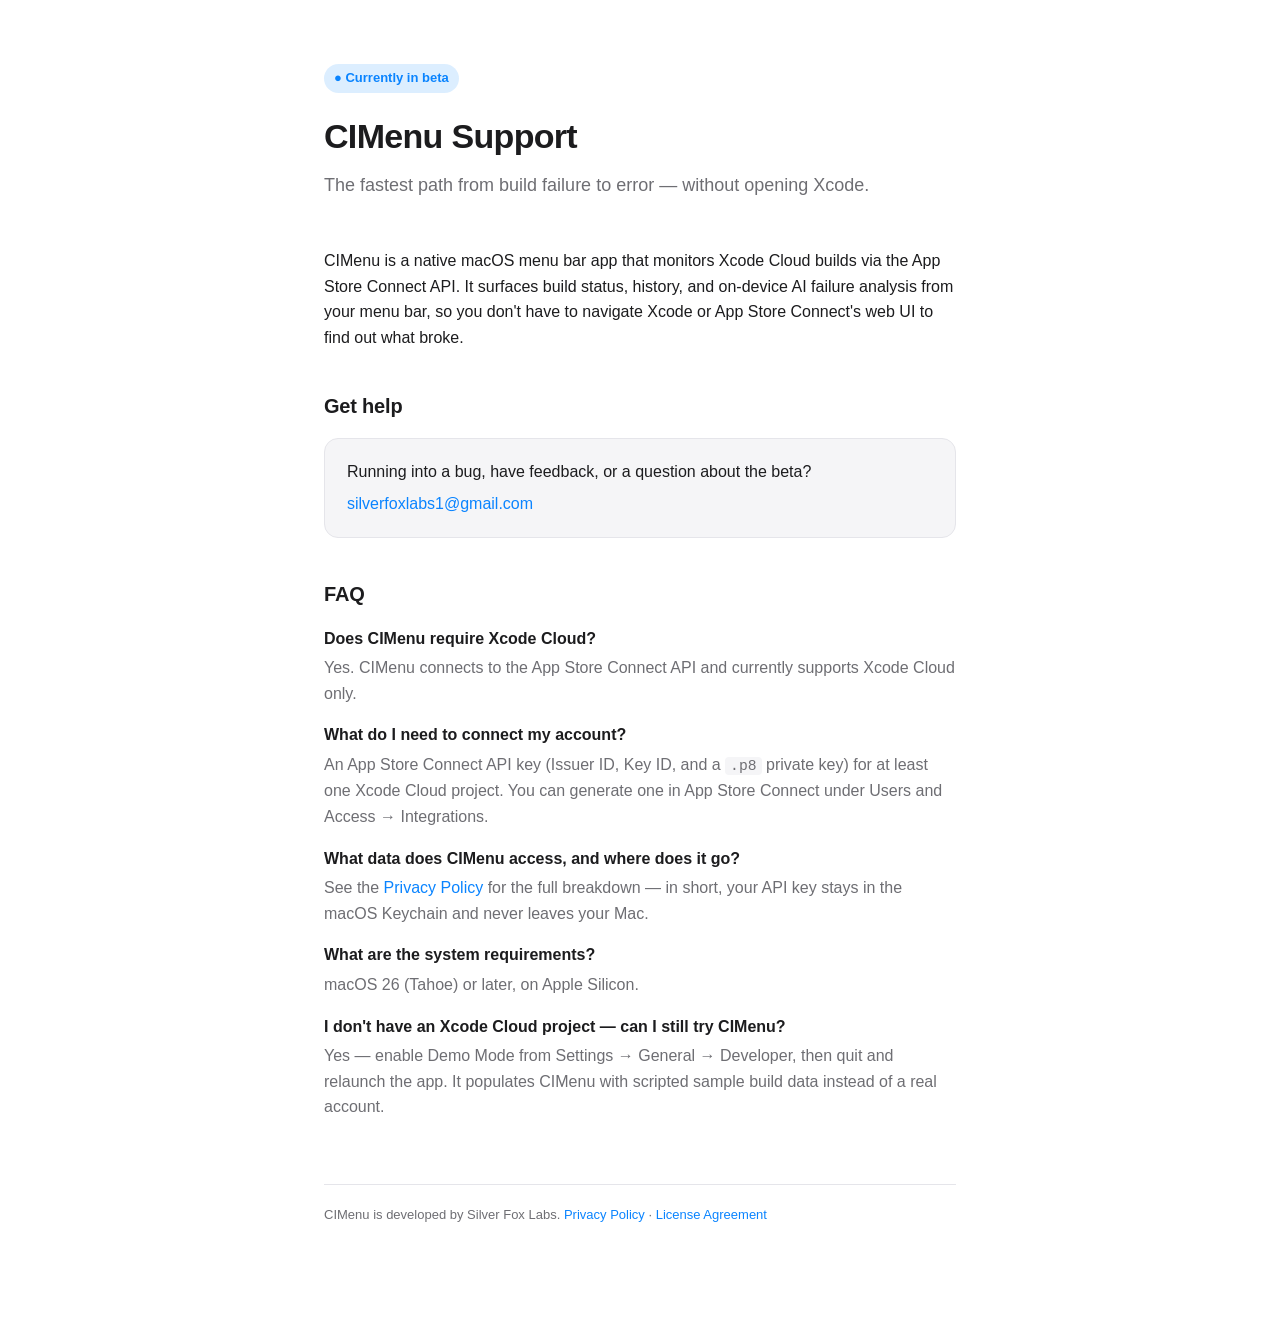
<file: index.html>
<!doctype html>
<html lang="en">
<head>
  <meta charset="utf-8">
  <meta name="viewport" content="width=device-width, initial-scale=1">
  <title>CIMenu Support</title>
  <meta name="description" content="Support and help for CIMenu, a native macOS menu bar app for Xcode Cloud build monitoring.">
  <link rel="stylesheet" href="style.css">
</head>
<body>
  <div class="wrap">
    <header class="hero">
      <span class="badge">● Currently in beta</span>
      <h1>CIMenu Support</h1>
      <p class="tagline">The fastest path from build failure to error — without opening Xcode.</p>
    </header>

    <p>
      CIMenu is a native macOS menu bar app that monitors Xcode Cloud builds via the
      App Store Connect API. It surfaces build status, history, and on-device AI
      failure analysis from your menu bar, so you don't have to navigate Xcode or
      App Store Connect's web UI to find out what broke.
    </p>

    <h2>Get help</h2>
    <div class="card">
      <p style="margin-bottom:6px;">Running into a bug, have feedback, or a question about the beta?</p>
      <p style="margin:0;"><a href="mailto:silverfoxlabs1@gmail.com">silverfoxlabs1@gmail.com</a></p>
    </div>

    <h2>FAQ</h2>
    <dl class="faq">
      <dt>Does CIMenu require Xcode Cloud?</dt>
      <dd>Yes. CIMenu connects to the App Store Connect API and currently supports Xcode Cloud only.</dd>

      <dt>What do I need to connect my account?</dt>
      <dd>An App Store Connect API key (Issuer ID, Key ID, and a <code>.p8</code> private key) for at least one Xcode Cloud project. You can generate one in App Store Connect under Users and Access → Integrations.</dd>

      <dt>What data does CIMenu access, and where does it go?</dt>
      <dd>See the <a href="privacy.html">Privacy Policy</a> for the full breakdown — in short, your API key stays in the macOS Keychain and never leaves your Mac.</dd>

      <dt>What are the system requirements?</dt>
      <dd>macOS 26 (Tahoe) or later, on Apple Silicon.</dd>

      <dt>I don't have an Xcode Cloud project — can I still try CIMenu?</dt>
      <dd>Yes — enable Demo Mode from Settings → General → Developer, then quit and relaunch the app. It populates CIMenu with scripted sample build data instead of a real account.</dd>
    </dl>

    <footer>
      CIMenu is developed by Silver Fox Labs. <a href="privacy.html">Privacy Policy</a> · <a href="eula.html">License Agreement</a>
    </footer>
  </div>
</body>
</html>
</file>
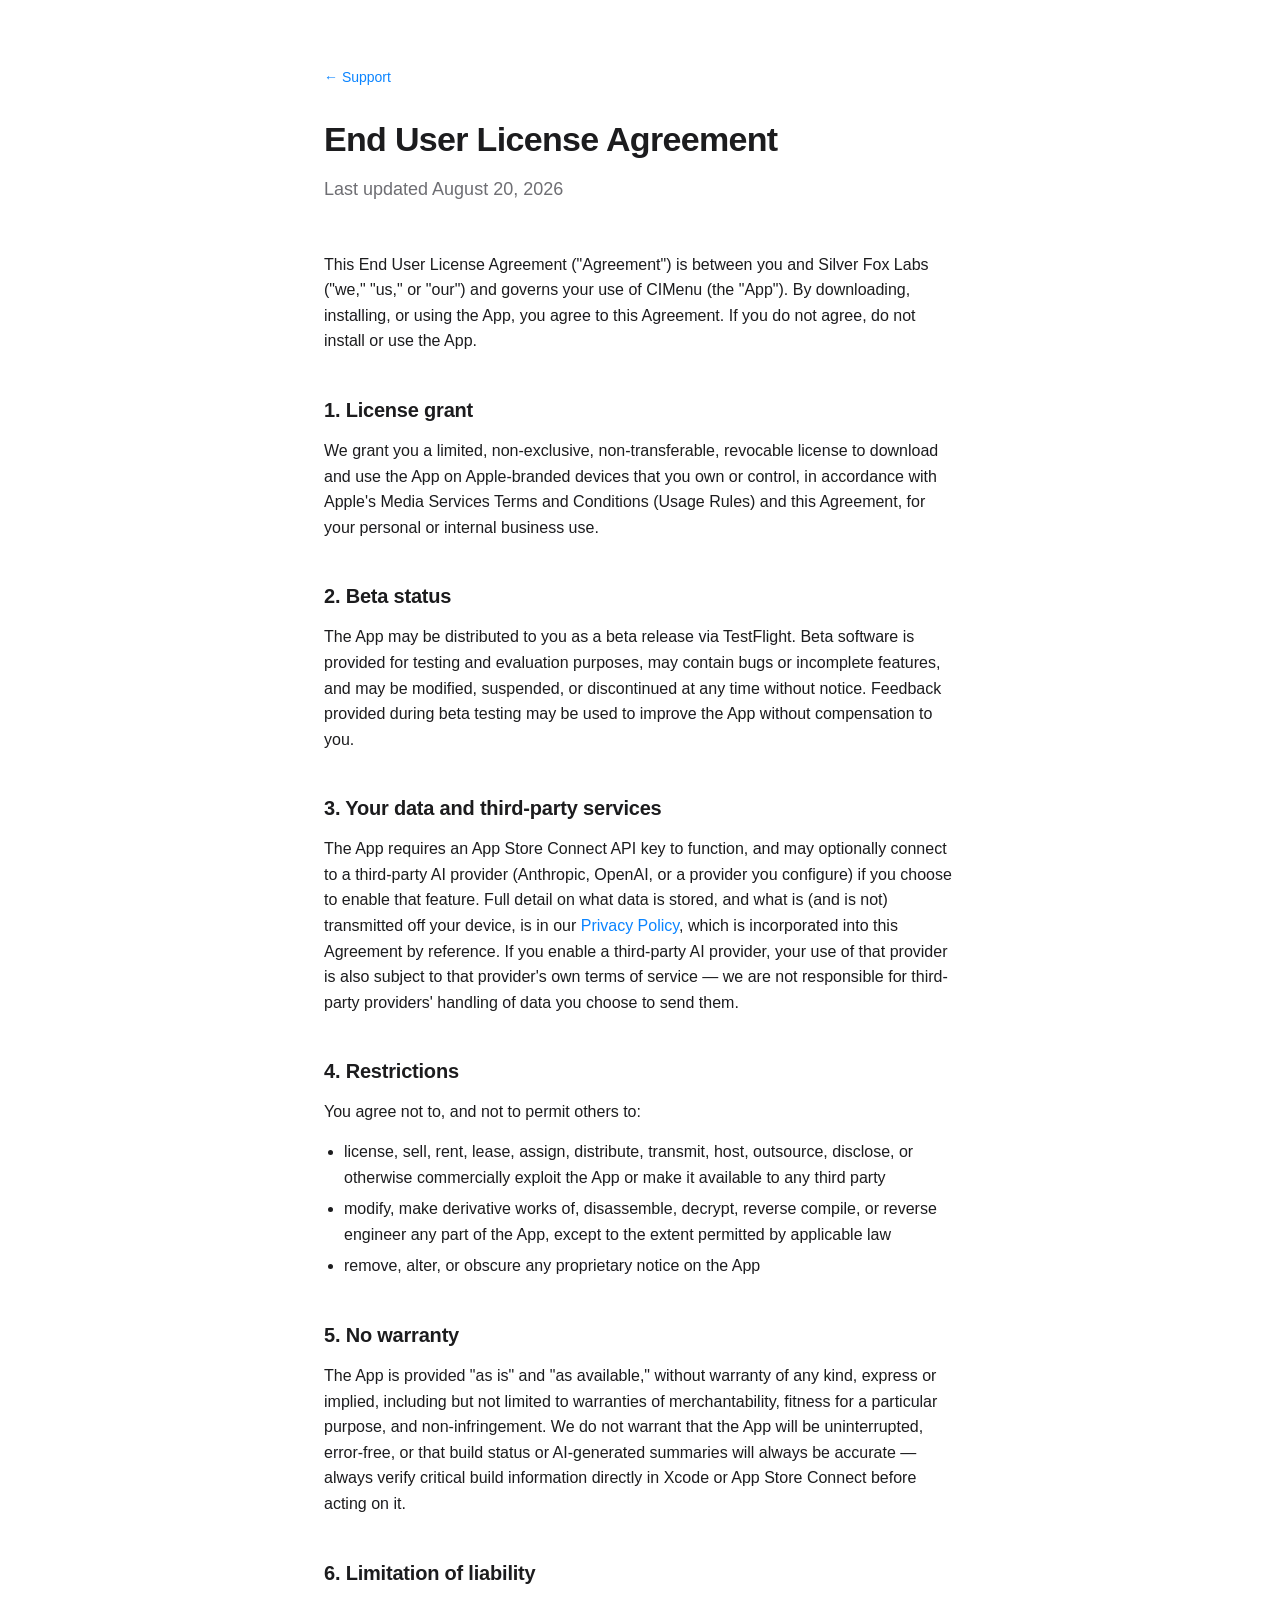
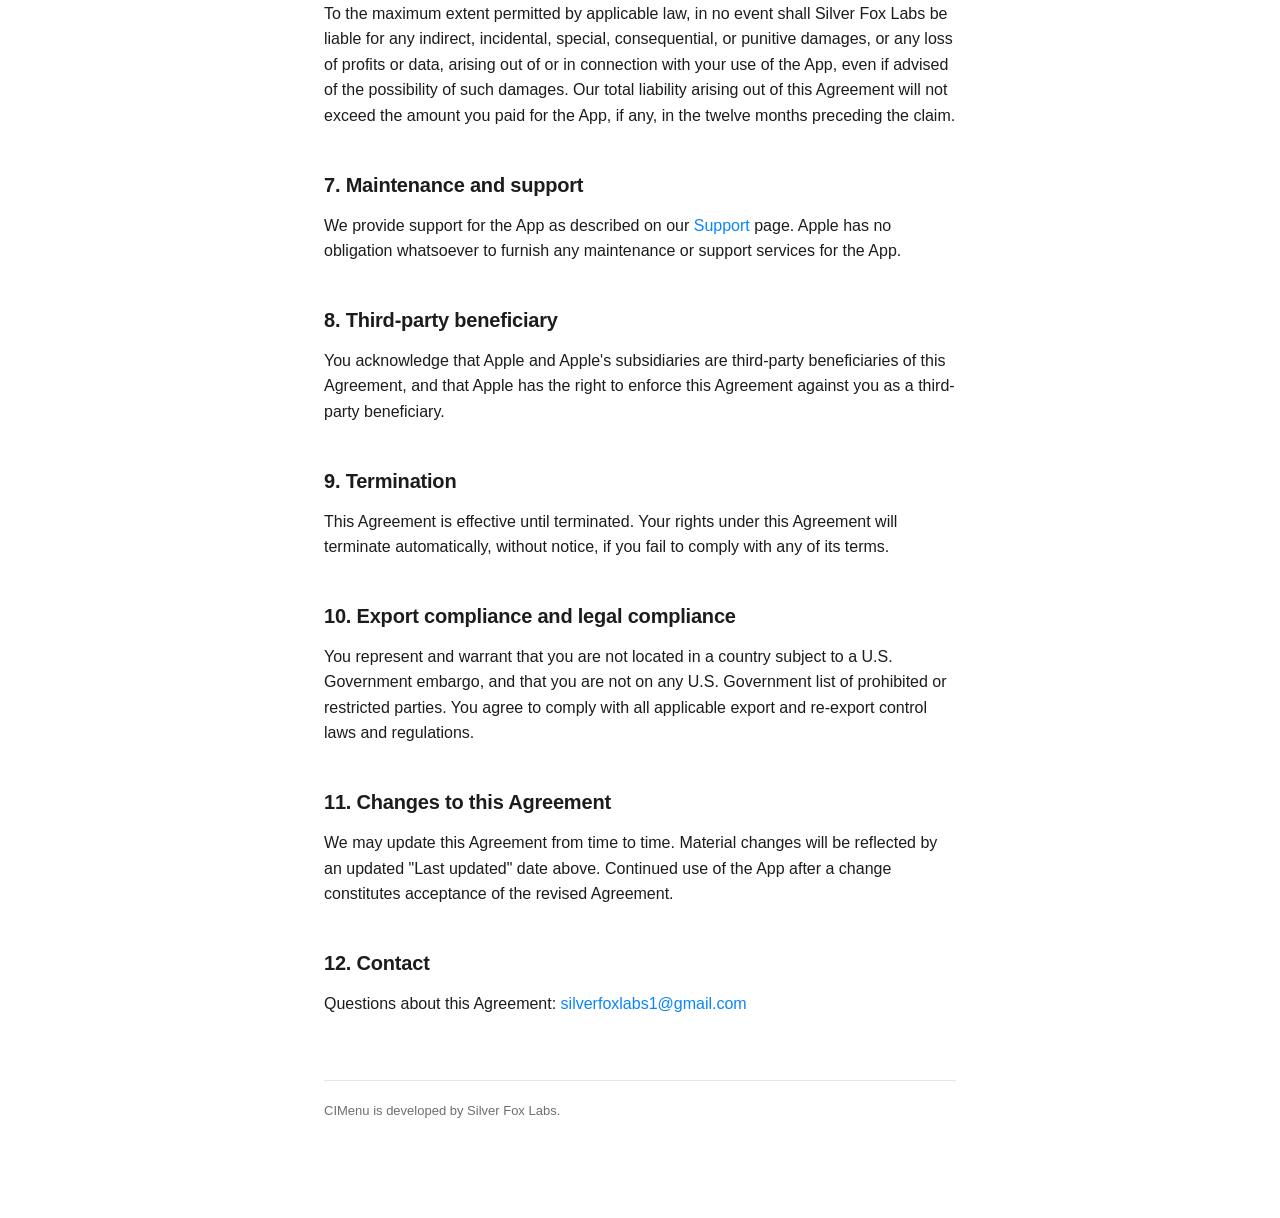
<file: eula.html>
<!doctype html>
<html lang="en">
<head>
  <meta charset="utf-8">
  <meta name="viewport" content="width=device-width, initial-scale=1">
  <title>CIMenu End User License Agreement</title>
  <meta name="description" content="End User License Agreement for CIMenu, a native macOS menu bar app for Xcode Cloud build monitoring.">
  <link rel="stylesheet" href="style.css">
</head>
<body>
  <div class="wrap">
    <a class="nav-back" href="index.html">← Support</a>
    <header class="hero">
      <h1>End User License Agreement</h1>
      <p class="tagline">Last updated August 20, 2026</p>
    </header>

    <p>
      This End User License Agreement ("Agreement") is between you and Silver Fox
      Labs ("we," "us," or "our") and governs your use of CIMenu (the "App"). By
      downloading, installing, or using the App, you agree to this Agreement. If you
      do not agree, do not install or use the App.
    </p>

    <h2>1. License grant</h2>
    <p>
      We grant you a limited, non-exclusive, non-transferable, revocable license to
      download and use the App on Apple-branded devices that you own or control, in
      accordance with Apple's Media Services Terms and Conditions (Usage Rules) and
      this Agreement, for your personal or internal business use.
    </p>

    <h2>2. Beta status</h2>
    <p>
      The App may be distributed to you as a beta release via TestFlight. Beta
      software is provided for testing and evaluation purposes, may contain bugs or
      incomplete features, and may be modified, suspended, or discontinued at any
      time without notice. Feedback provided during beta testing may be used to
      improve the App without compensation to you.
    </p>

    <h2>3. Your data and third-party services</h2>
    <p>
      The App requires an App Store Connect API key to function, and may optionally
      connect to a third-party AI provider (Anthropic, OpenAI, or a provider you
      configure) if you choose to enable that feature. Full detail on what data is
      stored, and what is (and is not) transmitted off your device, is in our
      <a href="privacy.html">Privacy Policy</a>, which is incorporated into this
      Agreement by reference. If you enable a third-party AI provider, your use of
      that provider is also subject to that provider's own terms of service — we
      are not responsible for third-party providers' handling of data you choose to
      send them.
    </p>

    <h2>4. Restrictions</h2>
    <p>You agree not to, and not to permit others to:</p>
    <ul>
      <li>license, sell, rent, lease, assign, distribute, transmit, host, outsource, disclose, or otherwise commercially exploit the App or make it available to any third party</li>
      <li>modify, make derivative works of, disassemble, decrypt, reverse compile, or reverse engineer any part of the App, except to the extent permitted by applicable law</li>
      <li>remove, alter, or obscure any proprietary notice on the App</li>
    </ul>

    <h2>5. No warranty</h2>
    <p>
      The App is provided "as is" and "as available," without warranty of any kind,
      express or implied, including but not limited to warranties of
      merchantability, fitness for a particular purpose, and non-infringement. We do
      not warrant that the App will be uninterrupted, error-free, or that build
      status or AI-generated summaries will always be accurate — always verify
      critical build information directly in Xcode or App Store Connect before
      acting on it.
    </p>

    <h2>6. Limitation of liability</h2>
    <p>
      To the maximum extent permitted by applicable law, in no event shall Silver
      Fox Labs be liable for any indirect, incidental, special, consequential, or
      punitive damages, or any loss of profits or data, arising out of or in
      connection with your use of the App, even if advised of the possibility of
      such damages. Our total liability arising out of this Agreement will not
      exceed the amount you paid for the App, if any, in the twelve months
      preceding the claim.
    </p>

    <h2>7. Maintenance and support</h2>
    <p>
      We provide support for the App as described on our <a href="index.html">Support</a>
      page. Apple has no obligation whatsoever to furnish any maintenance or support
      services for the App.
    </p>

    <h2>8. Third-party beneficiary</h2>
    <p>
      You acknowledge that Apple and Apple's subsidiaries are third-party
      beneficiaries of this Agreement, and that Apple has the right to enforce this
      Agreement against you as a third-party beneficiary.
    </p>

    <h2>9. Termination</h2>
    <p>
      This Agreement is effective until terminated. Your rights under this
      Agreement will terminate automatically, without notice, if you fail to comply
      with any of its terms.
    </p>

    <h2>10. Export compliance and legal compliance</h2>
    <p>
      You represent and warrant that you are not located in a country subject to a
      U.S. Government embargo, and that you are not on any U.S. Government list of
      prohibited or restricted parties. You agree to comply with all applicable
      export and re-export control laws and regulations.
    </p>

    <h2>11. Changes to this Agreement</h2>
    <p>
      We may update this Agreement from time to time. Material changes will be
      reflected by an updated "Last updated" date above. Continued use of the App
      after a change constitutes acceptance of the revised Agreement.
    </p>

    <h2>12. Contact</h2>
    <p>
      Questions about this Agreement: <a href="mailto:silverfoxlabs1@gmail.com">silverfoxlabs1@gmail.com</a>
    </p>

    <footer>
      CIMenu is developed by Silver Fox Labs.
    </footer>
  </div>
</body>
</html>
</file>
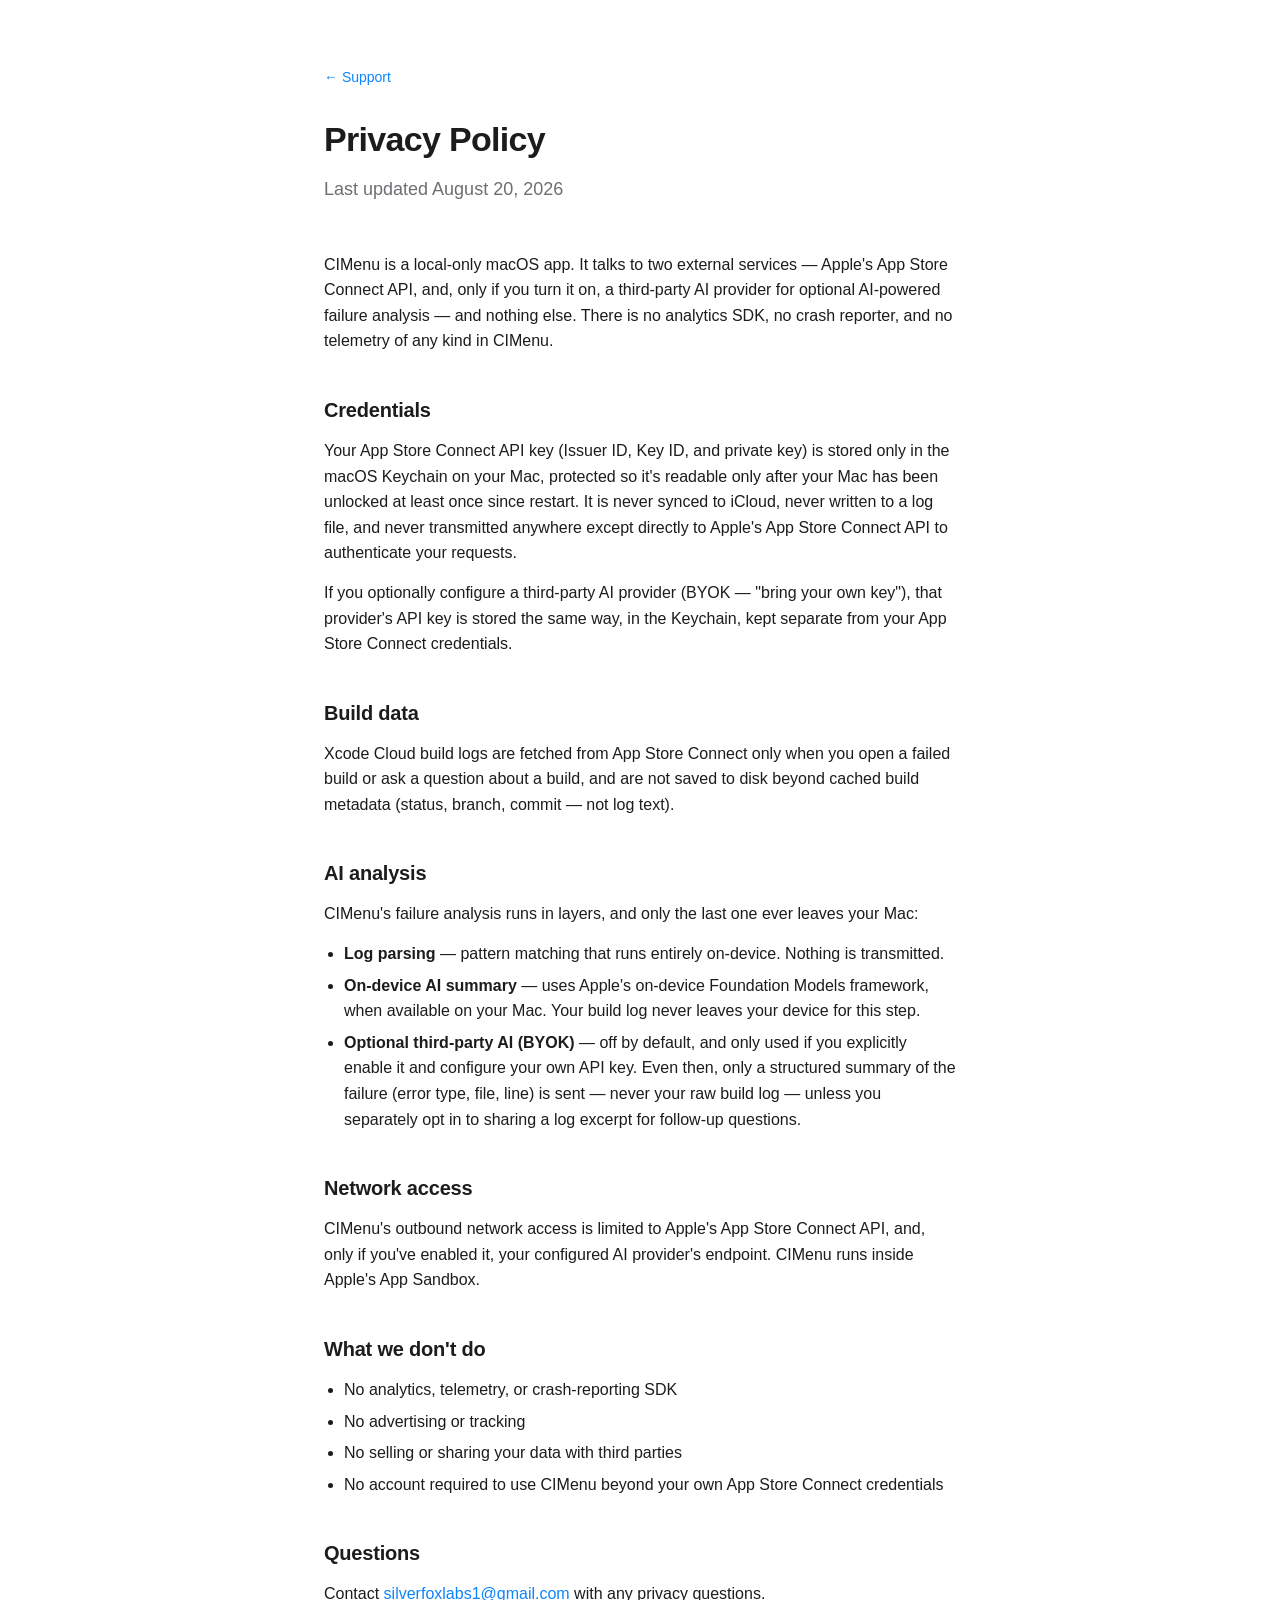
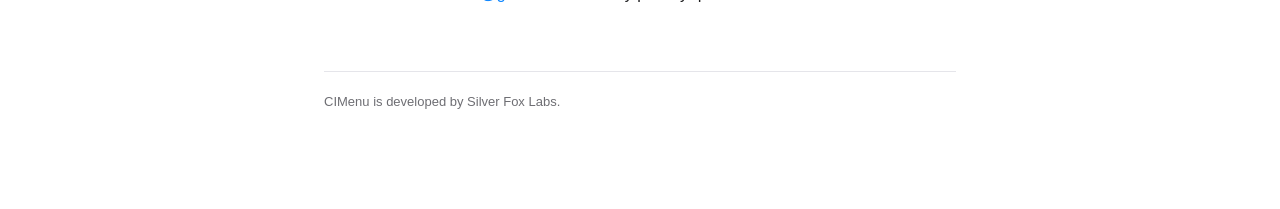
<file: privacy.html>
<!doctype html>
<html lang="en">
<head>
  <meta charset="utf-8">
  <meta name="viewport" content="width=device-width, initial-scale=1">
  <title>CIMenu Privacy Policy</title>
  <meta name="description" content="Privacy policy for CIMenu, a native macOS menu bar app for Xcode Cloud build monitoring.">
  <link rel="stylesheet" href="style.css">
</head>
<body>
  <div class="wrap">
    <a class="nav-back" href="index.html">← Support</a>
    <header class="hero">
      <h1>Privacy Policy</h1>
      <p class="tagline">Last updated August 20, 2026</p>
    </header>

    <p>
      CIMenu is a local-only macOS app. It talks to two external services — Apple's
      App Store Connect API, and, only if you turn it on, a third-party AI provider
      for optional AI-powered failure analysis — and nothing else. There is no
      analytics SDK, no crash reporter, and no telemetry of any kind in CIMenu.
    </p>

    <h2>Credentials</h2>
    <p>
      Your App Store Connect API key (Issuer ID, Key ID, and private key) is stored
      only in the macOS Keychain on your Mac, protected so it's readable only after
      your Mac has been unlocked at least once since restart. It is never synced to
      iCloud, never written to a log file, and never transmitted anywhere except
      directly to Apple's App Store Connect API to authenticate your requests.
    </p>
    <p>
      If you optionally configure a third-party AI provider (BYOK — "bring your own
      key"), that provider's API key is stored the same way, in the Keychain, kept
      separate from your App Store Connect credentials.
    </p>

    <h2>Build data</h2>
    <p>
      Xcode Cloud build logs are fetched from App Store Connect only when you open a
      failed build or ask a question about a build, and are not saved to disk beyond
      cached build metadata (status, branch, commit — not log text).
    </p>

    <h2>AI analysis</h2>
    <p>CIMenu's failure analysis runs in layers, and only the last one ever leaves your Mac:</p>
    <ul>
      <li><strong>Log parsing</strong> — pattern matching that runs entirely on-device. Nothing is transmitted.</li>
      <li><strong>On-device AI summary</strong> — uses Apple's on-device Foundation Models framework, when available on your Mac. Your build log never leaves your device for this step.</li>
      <li><strong>Optional third-party AI (BYOK)</strong> — off by default, and only used if you explicitly enable it and configure your own API key. Even then, only a structured summary of the failure (error type, file, line) is sent — never your raw build log — unless you separately opt in to sharing a log excerpt for follow-up questions.</li>
    </ul>

    <h2>Network access</h2>
    <p>
      CIMenu's outbound network access is limited to Apple's App Store Connect API,
      and, only if you've enabled it, your configured AI provider's endpoint. CIMenu
      runs inside Apple's App Sandbox.
    </p>

    <h2>What we don't do</h2>
    <ul>
      <li>No analytics, telemetry, or crash-reporting SDK</li>
      <li>No advertising or tracking</li>
      <li>No selling or sharing your data with third parties</li>
      <li>No account required to use CIMenu beyond your own App Store Connect credentials</li>
    </ul>

    <h2>Questions</h2>
    <p>
      Contact <a href="mailto:silverfoxlabs1@gmail.com">silverfoxlabs1@gmail.com</a>
      with any privacy questions.
    </p>

    <footer>
      CIMenu is developed by Silver Fox Labs.
    </footer>
  </div>
</body>
</html>
</file>
<file: style.css>
:root {
  --bg: #ffffff;
  --fg: #1c1c1e;
  --fg-secondary: #6e6e73;
  --border: #e5e5ea;
  --accent: #0a84ff;
  --surface: #f5f5f7;
  --success: #248a3d;
  --fail: #d70015;
}

@media (prefers-color-scheme: dark) {
  :root {
    --bg: #0e0e10;
    --fg: #f2f2f7;
    --fg-secondary: #9a9aa0;
    --border: #2c2c2e;
    --accent: #409cff;
    --surface: #1c1c1e;
    --success: #32d74b;
    --fail: #ff453a;
  }
}

* { box-sizing: border-box; }

body {
  margin: 0;
  background: var(--bg);
  color: var(--fg);
  font-family: -apple-system, BlinkMacSystemFont, "SF Pro Text", "Helvetica Neue", Arial, sans-serif;
  line-height: 1.6;
  -webkit-font-smoothing: antialiased;
}

.wrap {
  max-width: 680px;
  margin: 0 auto;
  padding: 64px 24px 96px;
}

header.hero {
  margin-bottom: 48px;
}

.badge {
  display: inline-flex;
  align-items: center;
  gap: 6px;
  font-size: 13px;
  font-weight: 600;
  color: var(--accent);
  background: color-mix(in srgb, var(--accent) 14%, transparent);
  padding: 4px 10px;
  border-radius: 999px;
  margin-bottom: 16px;
}

h1 {
  font-size: 34px;
  font-weight: 700;
  letter-spacing: -0.02em;
  margin: 0 0 8px;
}

.tagline {
  font-size: 18px;
  color: var(--fg-secondary);
  margin: 0;
}

h2 {
  font-size: 20px;
  font-weight: 650;
  letter-spacing: -0.01em;
  margin: 40px 0 12px;
}

p { margin: 0 0 14px; color: var(--fg); }
p.muted { color: var(--fg-secondary); }

a { color: var(--accent); text-decoration: none; }
a:hover { text-decoration: underline; }

.card {
  background: var(--surface);
  border: 1px solid var(--border);
  border-radius: 14px;
  padding: 20px 22px;
  margin: 16px 0;
}

ul { padding-left: 20px; margin: 0 0 14px; }
li { margin-bottom: 6px; }

.faq dt {
  font-weight: 600;
  margin-top: 16px;
}
.faq dd {
  margin: 4px 0 0;
  color: var(--fg-secondary);
}

footer {
  margin-top: 64px;
  padding-top: 20px;
  border-top: 1px solid var(--border);
  font-size: 13px;
  color: var(--fg-secondary);
}

code {
  font-family: "SF Mono", ui-monospace, Menlo, monospace;
  font-size: 0.92em;
  background: var(--surface);
  padding: 1px 5px;
  border-radius: 4px;
}

.nav-back {
  display: inline-block;
  margin-bottom: 24px;
  font-size: 14px;
}
</file>
